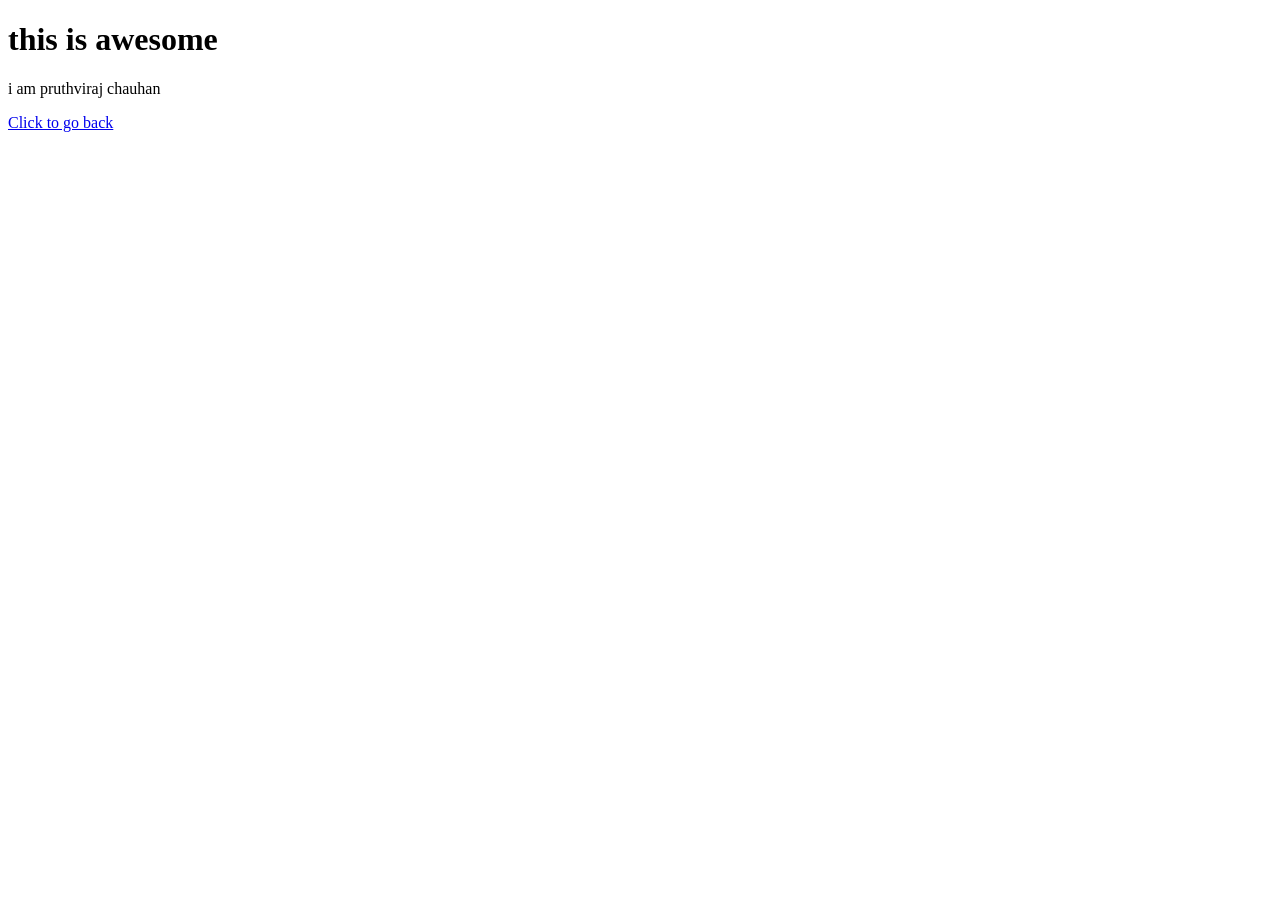
<file: 2.html>
<!doctype html>
<html>
<head>
        <link rel="stylesheet" type="text/css" href="3.css"/>
<title> chaluwebsite </title>
</head>
<body>
    
    <h1> this is awesome </h1>
    <p> i am pruthviraj chauhan </p>
    <a href="index.html"> Click to go back </a> 

</body>    


</html>
</file>
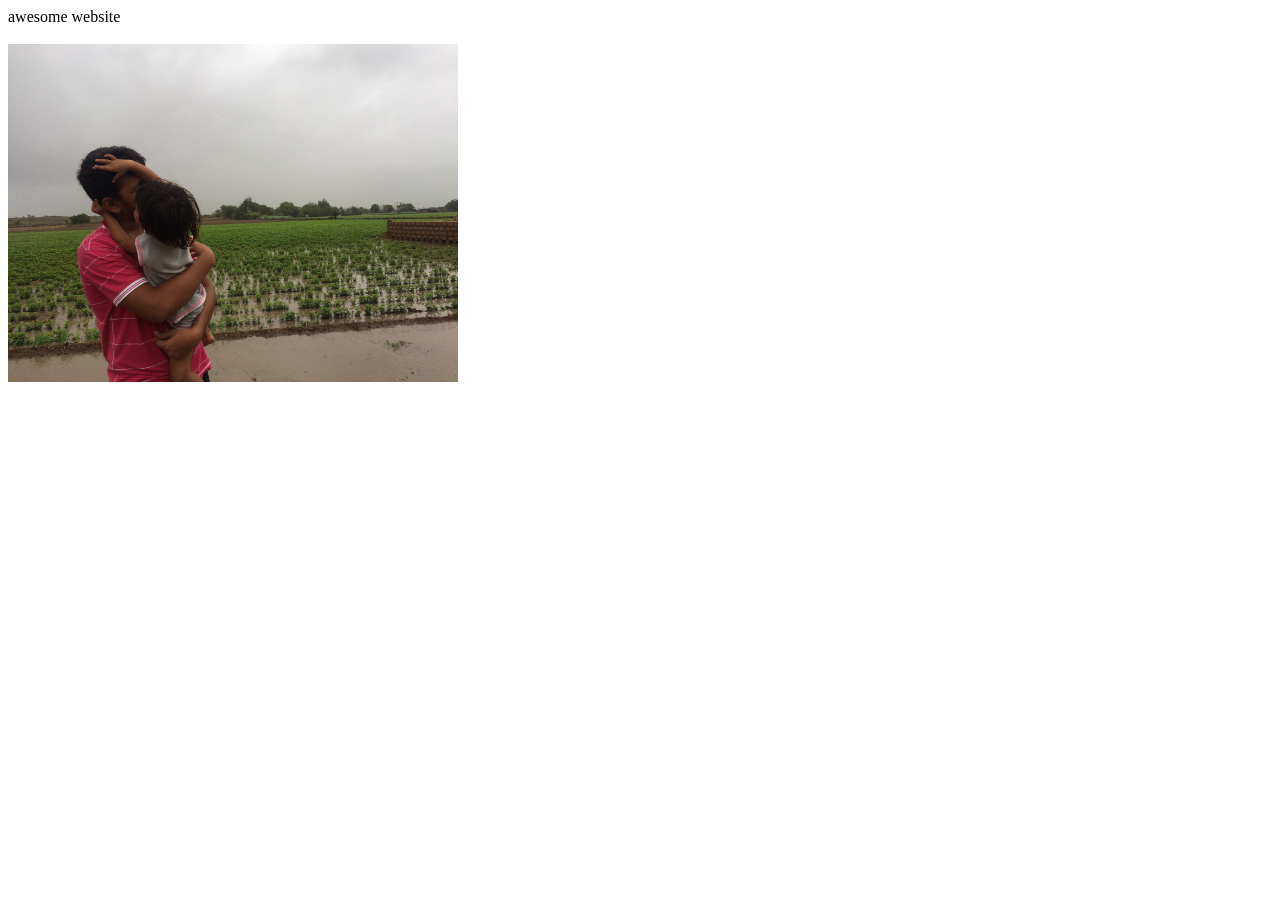
<file: 3.html>
<html>
<head>
        <style type="text/css">
            img {max-height: 500px;
                    max-width: 450px}
    </style>
    <title> website </title>
</head>
<body>
    awesome website <br /> <br />

    <img src="IMG_3158.JPG" />
</body>
</file>
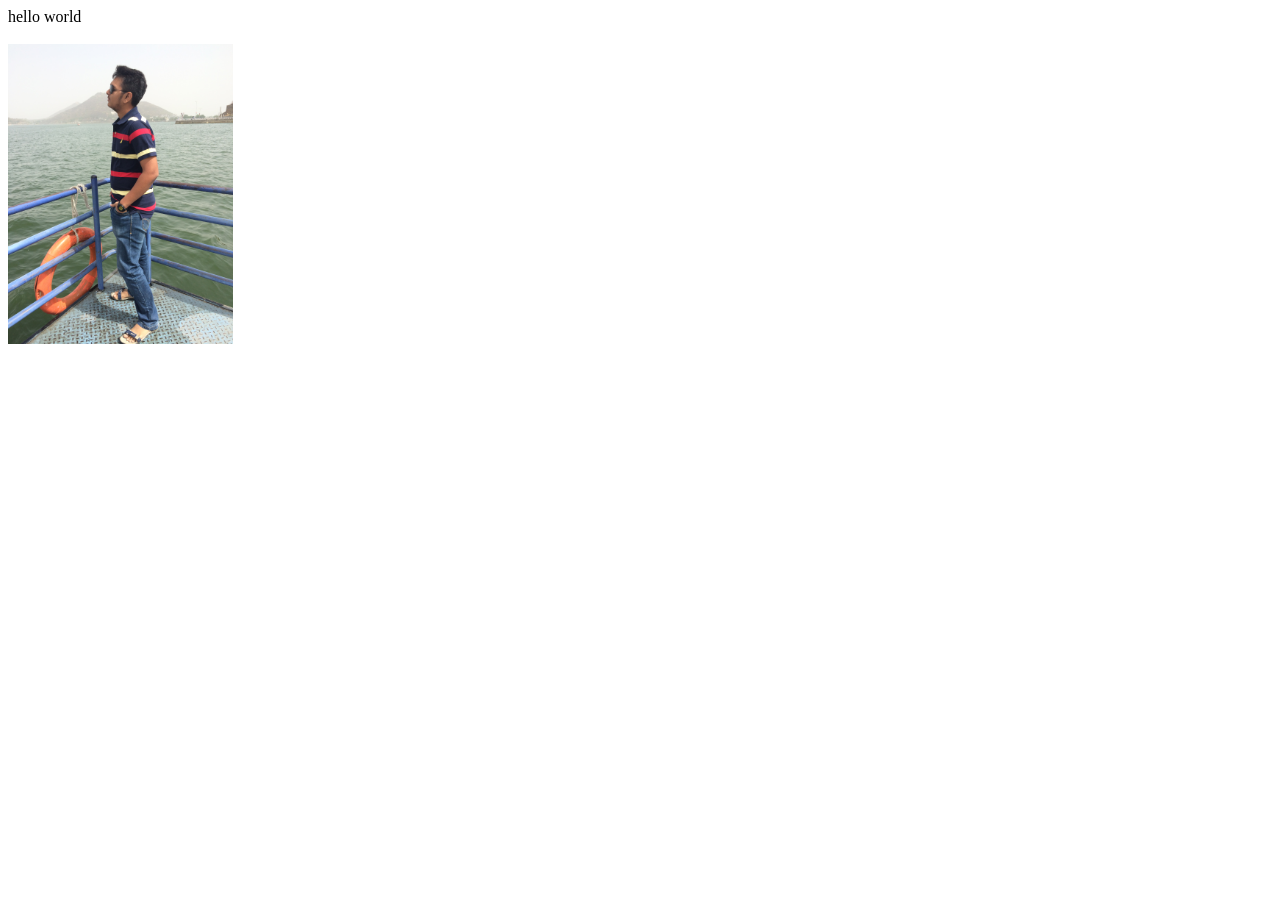
<file: 4.html>
<html>
<head>
    <style type="text/css">
        img {max-height: 300px;
                max-width: 250px}
    </style>
    <title> website </title>
</head>
<body>
 hello world <br /> <br />
 <img src="IMG_1830.JPG" /> <br /> <br />
 
 </body>
 </html>
</file>
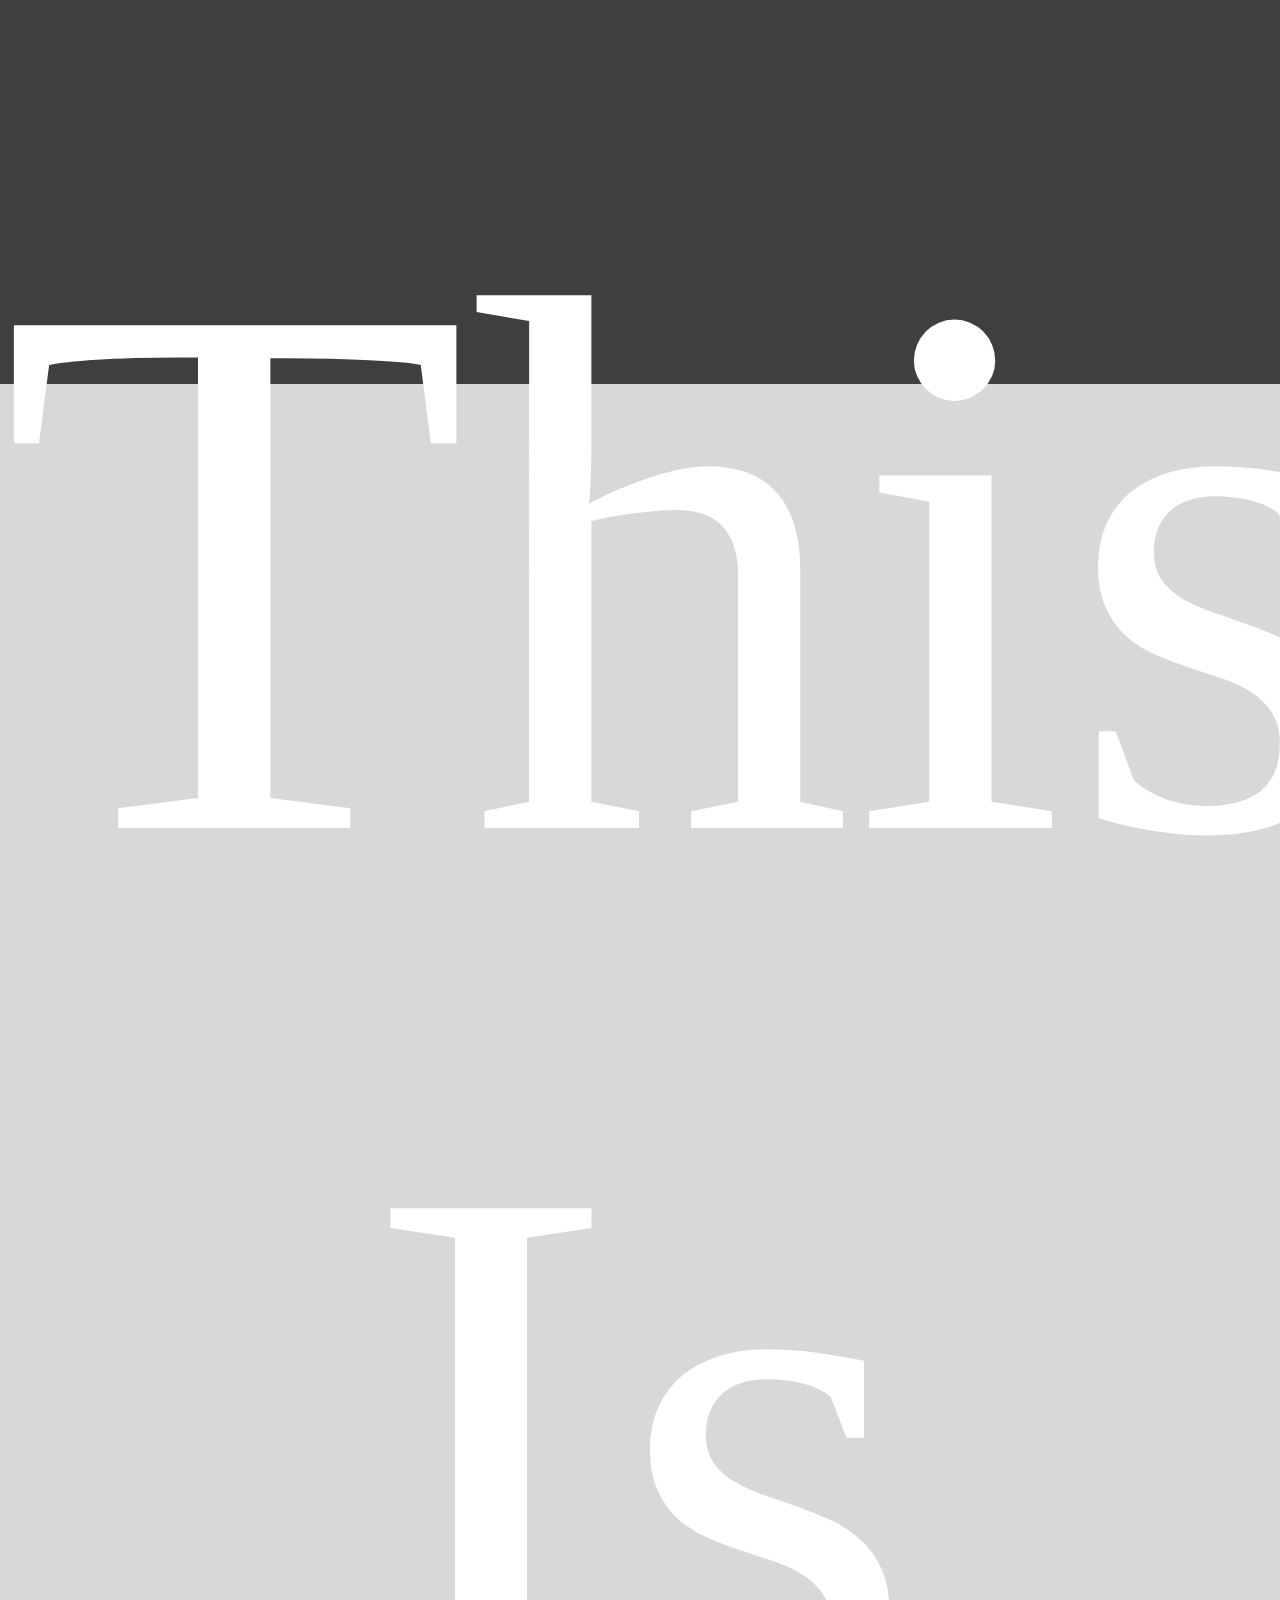
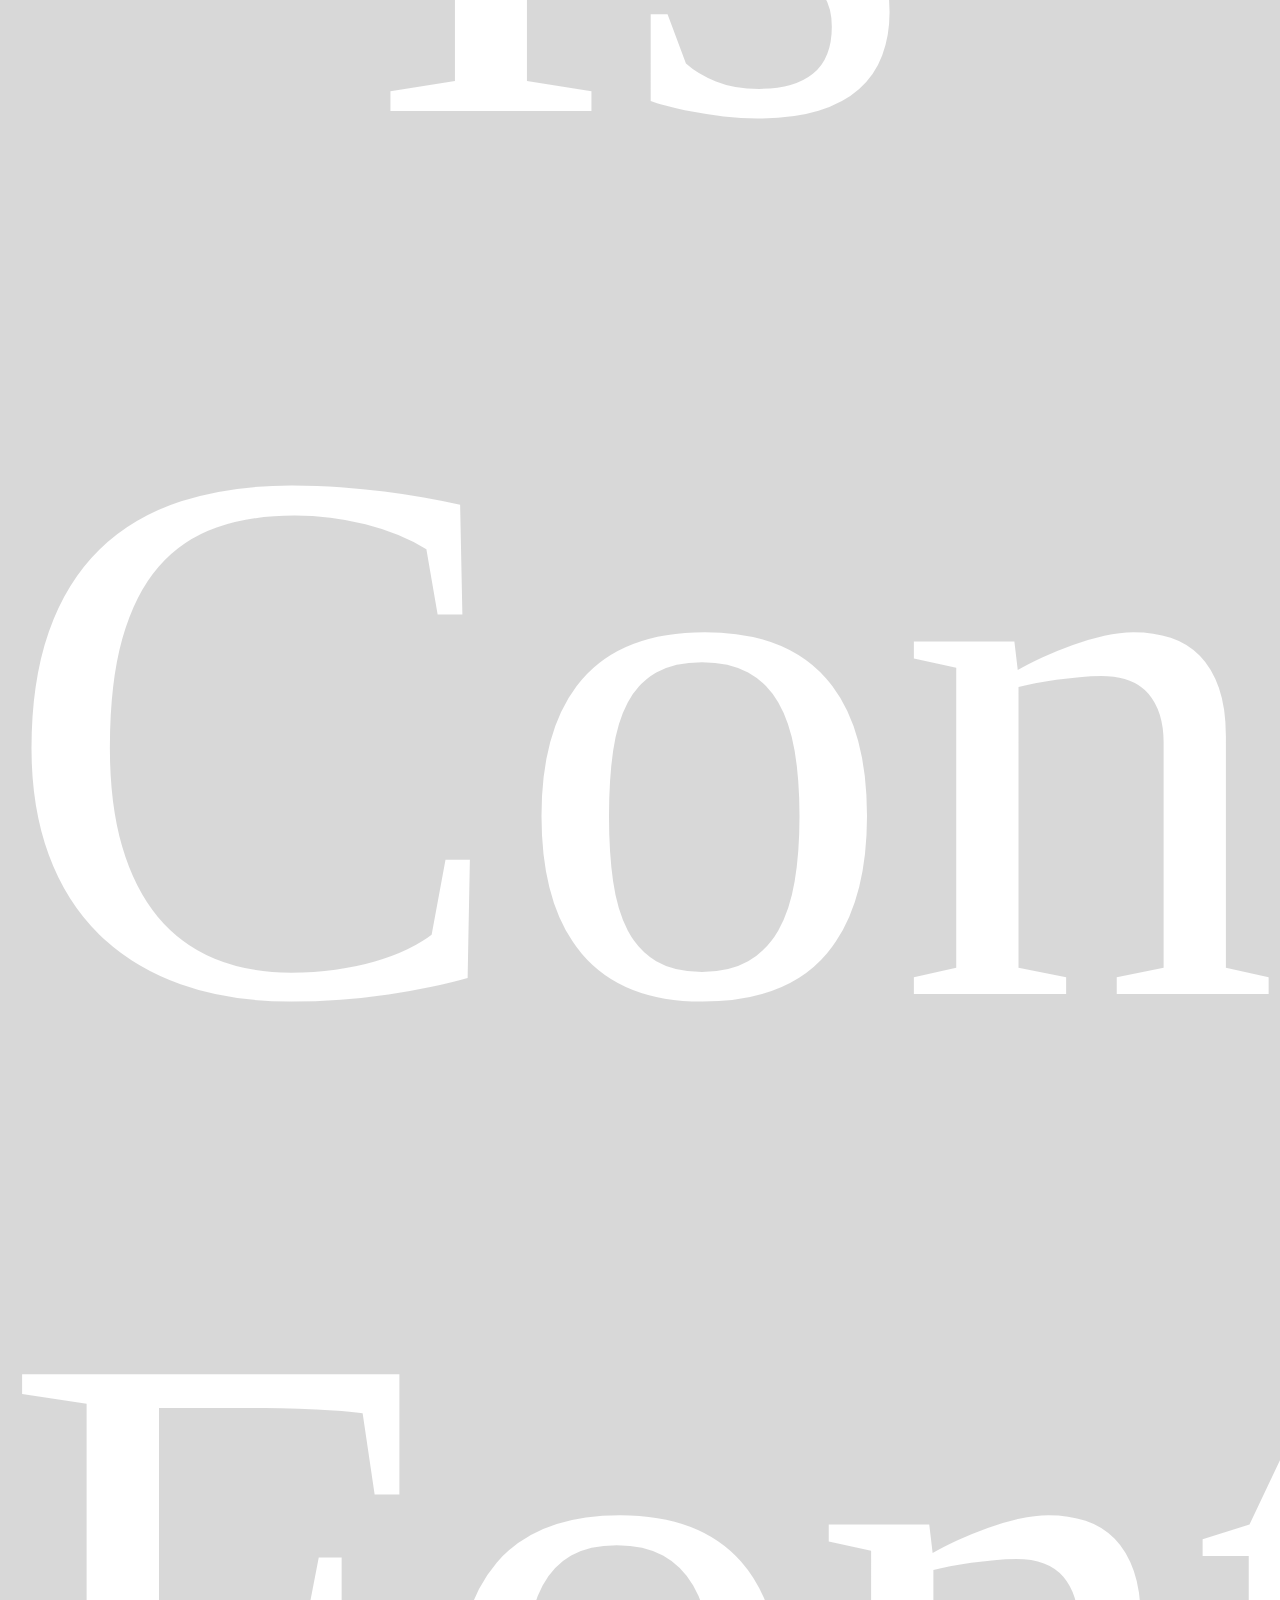
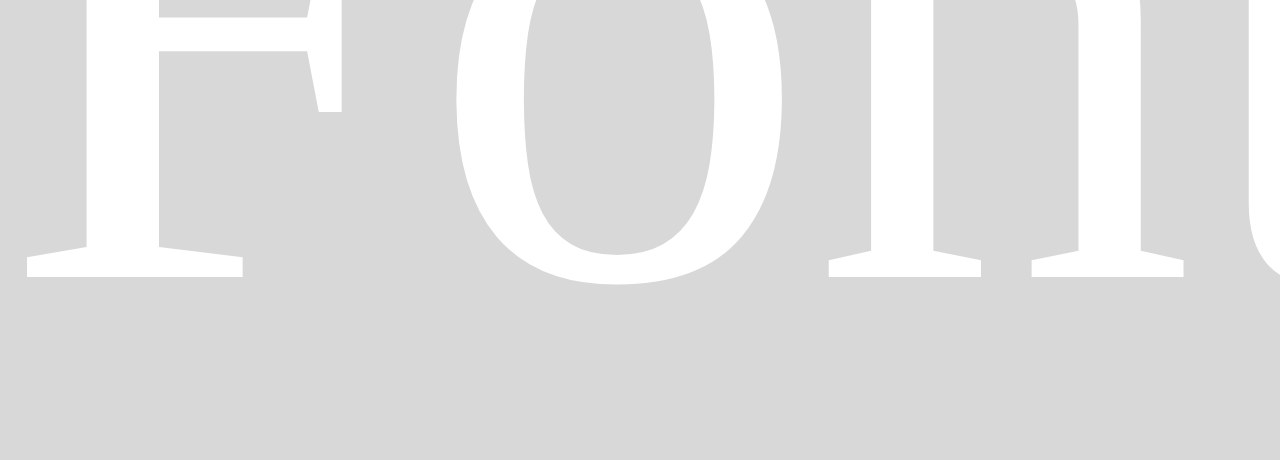
<file: a.html>
<!DOCTYPE html>
<html>
<head>
        <meta name="viewport" content="width=device-width, initial-scale=1.0, user-scalable=no">

        
    <link rel="stylesheet" type="text/css" href="v.css" >
    <title> HELLO </title>
</head>
<body>
        <div xlass="container">
            <div class="container-item">
                <div class="container-font">
                    This Is Container Font
                </div>
            </div>
         </div>
</body>
</html>
</file>
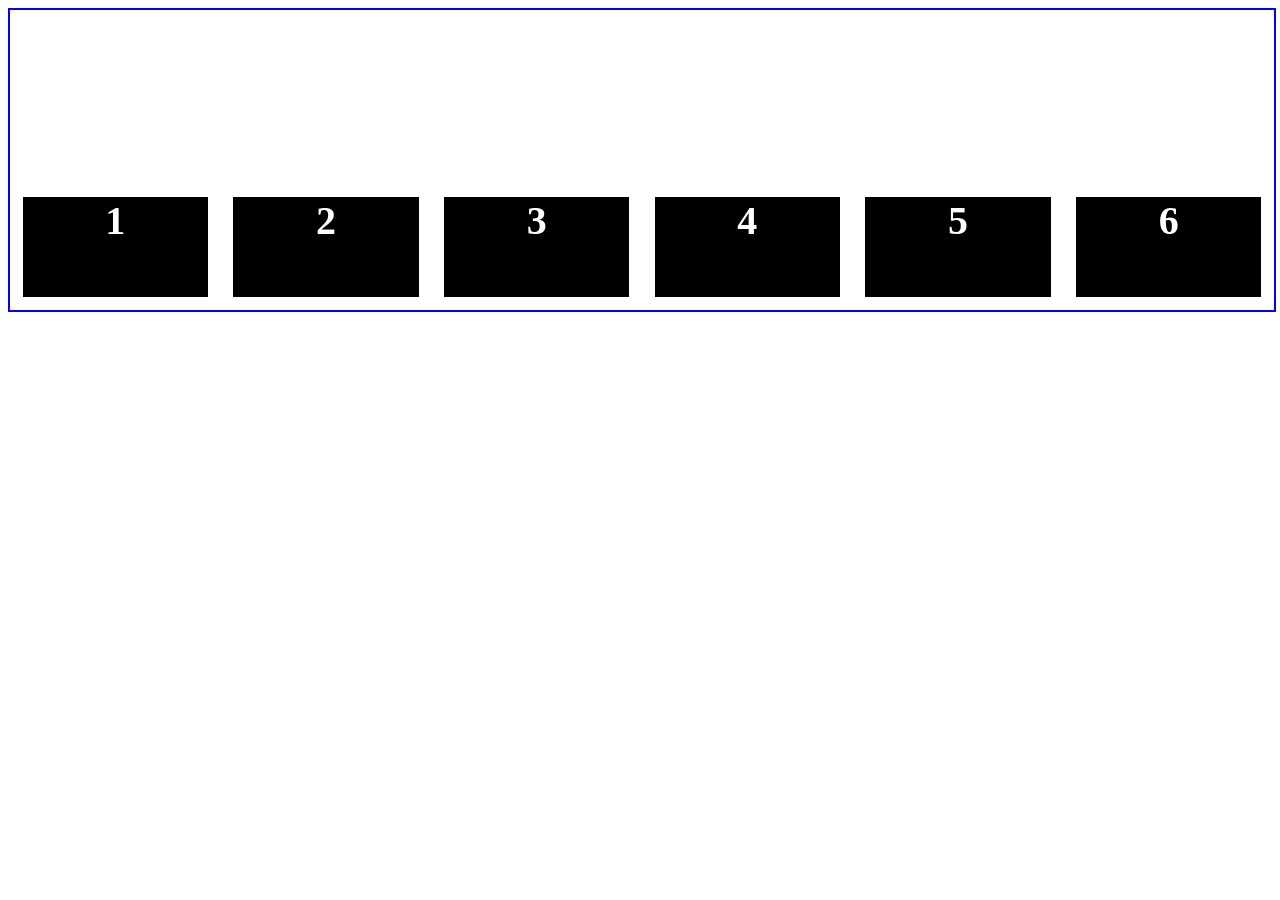
<file: flex-item.html>
<!DOCTYPE html>
<html>
<head>
        <meta name="viewport" content="width=device-width, initial-scale=1.0, user-scalable=no">
        <title> Flex Item </title>
        <link rel="stylesheet"  href="f.css">
</head>        
<body>
    <div class="parent">
        <div class="parent-item my-font" > 1 </div>
        <div class="parent-item my-font" style="align-self: 5"> 2 </div>
        <div class="parent-item my-font"  > 3 </div>
        <div class="parent-item my-font" > 4 </div>
        <div class="parent-item my-font" > 5 </div>
        <div class="parent-item my-font" > 6 </div>
    </div>
</body>
</html>
</file>
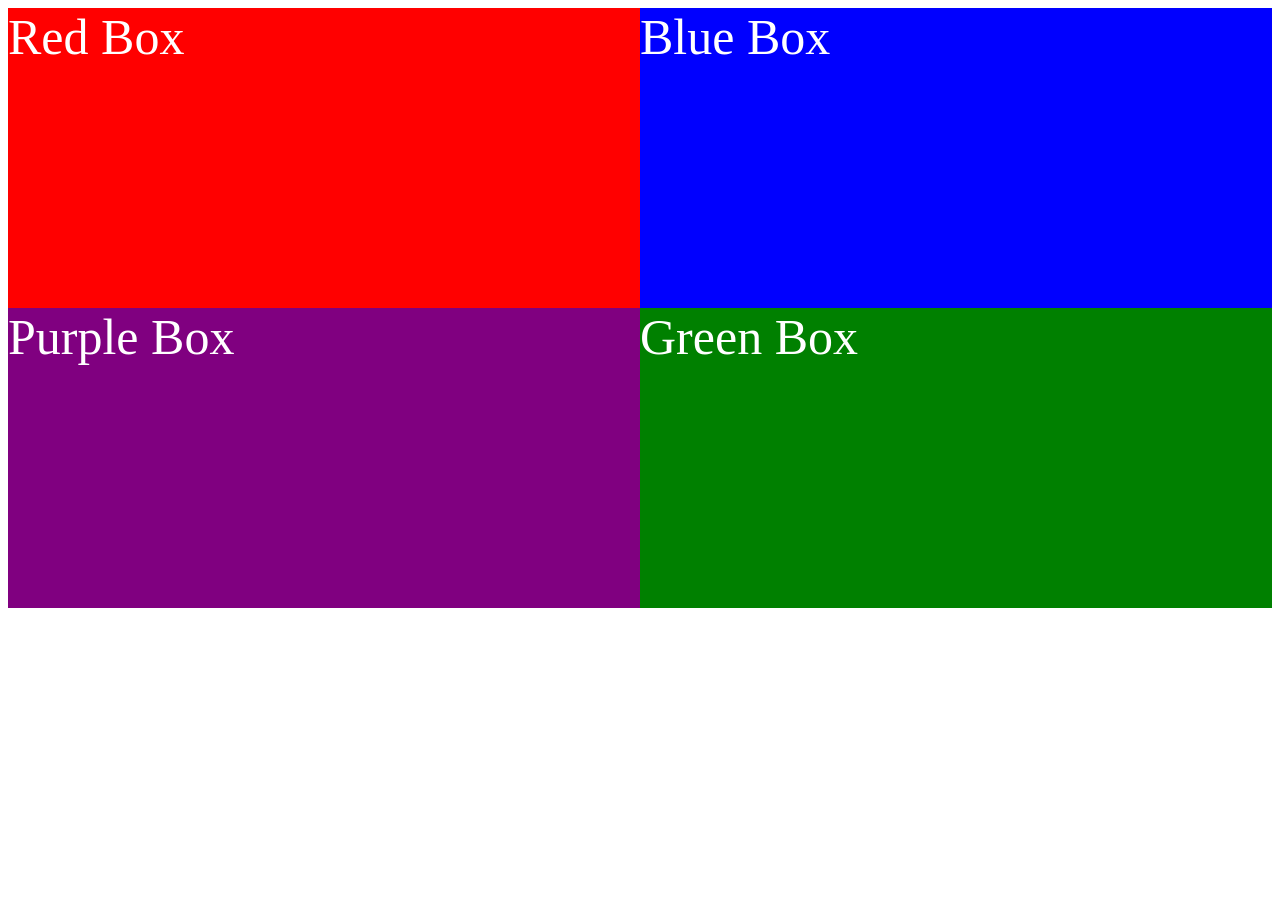
<file: flex.html>
<!DOCTYPE html>
<html>

<head>
        <meta name="viewport" content="width=device-width, initial-scale=1.0, user-scalable=no">

    
    <title> Flexbox </title>
    <link rel="stylesheet" type="text/css" href="c.css"> 

</head>
<body>
    <div class="my-container">
        <div class="container-item blue myfont"> Blue Box </div>
        <div class="container-item red myfont"> Red Box </div>
        <div class="container-item green myfont"> Green Box </div>
        <div class="container-item purple myfont"> Purple Box </div>
    </div>


</body>
</html>
</file>
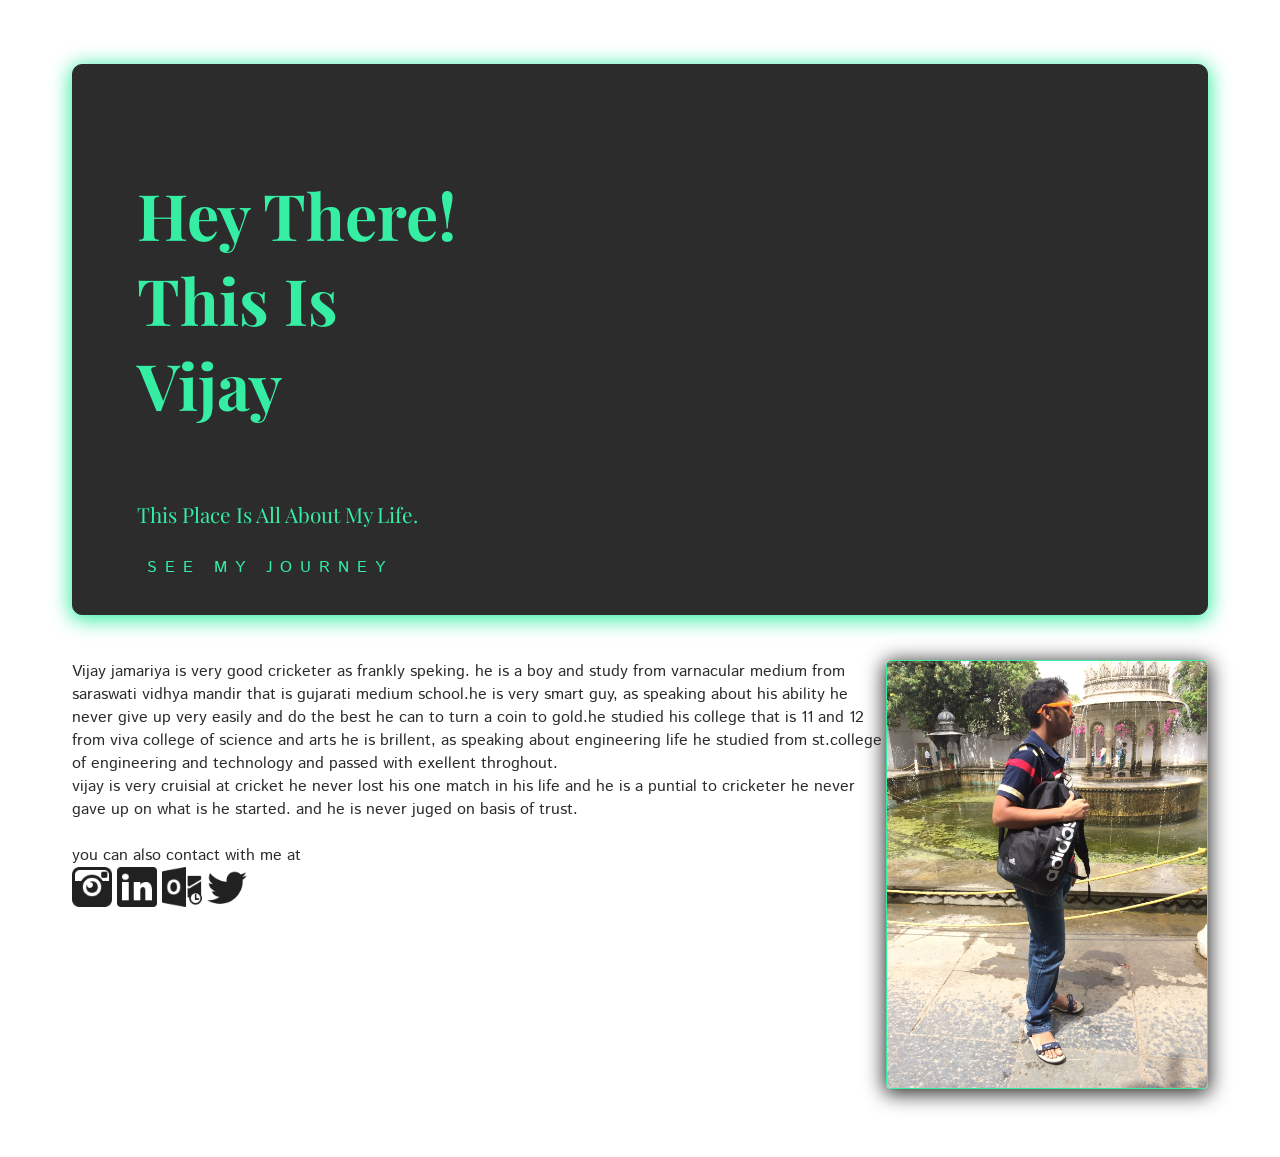
<file: script.html>
<!DOCTYPE html>
<html>
<head>

        <meta name="viewport" content="width=device-width, initial-scale=1.0, user-scalable=no">

        <title> Portfolio </title>

    
    <link rel="stylesheet" type="text/css" href="3.css">
    <link href="https://fonts.googleapis.com/css?family=Playfair+Display:400,700" rel="stylesheet">
    <link href="https://fonts.googleapis.com/css?family=Istok+Web:400,700" rel="stylesheet">
    
</head>
<body>
    
    <div class="container">
        <div class="banner">
            <div class="card">
                <h1 class="heading">
                    Hey There! <br> This Is <br> Vijay
                </h1>
                <p class="sub-heading">
                    This Place Is All About My Life.
                    <br>
                    <button> See My Journey </button>
                </p>
            </div>
        </div>
        <div class="row">
            <div class="paragraph">
                    Vijay jamariya is very good cricketer as frankly speking.
                     he is a boy and 
                    study from varnacular medium from saraswati 
                    vidhya mandir that is gujarati medium 
                    school.he is very smart guy,
                    as speaking about his 
                    ability he never give up very easily and do the best he can to turn 
                    a coin to gold.he studied his
                     college that is 11 and 12 from
                      viva college of science and arts 
                    he is brillent,
                    as speaking about 
                    engineering life he studied from st.college of engineering and technology
                    and passed with exellent throghout.
                    <br>
                    vijay is very cruisial at 
                    cricket he never lost his one match
                     in his life and he is a puntial to cricketer
                    he never gave up on what is he started.
                    and he is never juged on basis of trust.
                    <br><br>
                    you can also contact with me at
                    <div class="image">
                        <img src="instagram.png" class="icon" height="40px" width="40px">
                        <img src="linkedin.png" class="icon" height="40px" width="40px">
                        <img src="outlook.png" class="icon"  height="40px" width="40px">
                        <img src="twitter.png" class="icon"  height="40px" width="40px">
                    </div>
                </div>
                <div class="image">
                    <img src="IMG_1951.JPG" class="my-image" >
                </div>
            </div>
        </div>
    </body>
</html>                                                

    
 </body>           
</html>
</file>
<file: 3.css>
:root {
    font-size: 16px;
}
9689107329-ashish

body {
        margin: 0;
        padding: 0;
}

.container {
            display: flex;
            flex-direction: column;
            margin: 5vw;
}

.banner .card {
                background: #2c2c2c;
                border: 1px solid #2c2c2c;
                border-radius: 10px;
                box-shadow: 0px 3px 20px 2px #35eea4;
                display: flex;
                flex-direction: column;
}

.banner .card .heading {
                position: relative;
                color: #35eea4;
                font-family: "Playfair Display", serif;
                font-size: 4rem;
                font-weight: 700;
                margin-bottom: 1vh;
                padding: 5vw;
}

.banner .card .sub-heading {
                color: #35eea4;
                font-family: "Playfair Display", serif;
                font-size: 1.3rem;
                margin: 0;
                padding: 0 5vw 2vw;
}

.banner .card .sub-heading button {
                background: none;
                border: none;
                border-radius: 5px;
                color: #35eea4;
                font-family: "Istok Web", sans-serif;
                font-size: 1rem;
                letter-spacing: 8px;
                margin-top: 2vh;
                padding: 10px;
                text-transform: uppercase;
                transition: box-shadow 0.3s linear 0.1s;
}

.banner .card .sub-heading button:hover {
                cursor: pointer;
                box-shadow: 0 3px 20px 0 #35eea4;
}

.row {
                display: flex;
                flex-direction: row;
                margin-top: 5vh;
}

.row .my-image {
                border: 1px solid #35eea4;
                border-radius: 5px;
                box-shadow: 0px 3px 20px 2px #2c2c2c;
                width: 25vw;
            
}

.paragraph {
            
                color: #2c2c2c;
                font-family: "Istok Web", sans-serif;
                width: 5vw 5vw 5vw 0;
}

.icon-group {
                margin-top: 2vh;
}

.icon-group .icon {
                margin-right: 10px;
                width: 25px;
}

@media only screen and (max-width: 725px) {
   .row {
       flex-direction: column;
   }

   .row .image {
       order: -1;
   }

   .row .my-image {
       width: 60vw
   }
}
</file>
<file: v.css>
:root {
        font-size: 25px;
}

body {
        margin: 0;
        padding: 0;
        background-color: #D8D8D8; 
}

.container-font {
        text-align: center;
        padding-top: 10%;
        color: white;        
}

.container {
        margin: 5vw;
}

.container-item {
        background-color: #3f3f3f;
}

@media screen and (min-width: 768px) {
        .container-item {
                height: 30vw;
                background-color: #3f3f3f;
        }
        .container-font {
                font-size: 60vw;
                color: white;
        }
}

@media screen and (min-width: 480px) and (max-width: 767px) {
        .container-item {
                height: 60vw;
                background-color: #068400;
        }
        .container-font {
                font-size: 1rem;
                color: red; 
        }
}

@media screen and (max-width: 481px) {
        .container-item {
                height: 120vw;
                background-color: #ea000b;
        }
        .container-font {
                font-size: 1rem;
                color:green;
        }
}
</file>
<file: f.css>
.parent {
    display: flex;
    align-items: flex-end;
    width: 100%;
    border-color: blue;
    border-width: 2px;
    border-style: solid;
    height: 300px;
}

.my-font {
    text-align: center;
    font-size: 40px;
    color: white;
    font-weight: bolder;
} 

.parent-item {
    margin: 1%;
    background-color: black;
    width: 20%;
    height: 100px;
}
</file>
<file: c.css>
.my-container {
        display: flex;
        flex-wrap: wrap;
        flex-direction: row-reverse;
        width: 100%;
        background-color: #d8d8d8;
}

.container-item {
        height: 300px;
}

.myfont {
        font-size: 50px;
        color: white;
}

.blue {
    background-color: blue;
}

.red {
    background-color: red;
}

.green {
    background-color: green;
}

.purple {
    background-color: purple;
}


@media screen and (min-width: 768px) {
    .blue {
        width: 50%;
    }

    .red {
        width: 50%;
    }

    .green {
        width: 50%;

    }

    .purple {
        width: 50%;
    }
} 

@media screen and (min-width: 480px) and (max-width: 767px) {
    .blue {
        width: 50%;
    }

    .red {
        width: 50;
    }

    .green {
        width: 100%;
    }

    .purple {
        width: 100%;
    }
}

@media screen and (max-width: 480px) {
    .blue {
        width:100%;
    }

    .red {
        width: 100%;
    }

    .green {
        width: 100%;
    }

    .purple {
        width: 100%;
    }
}
</file>
